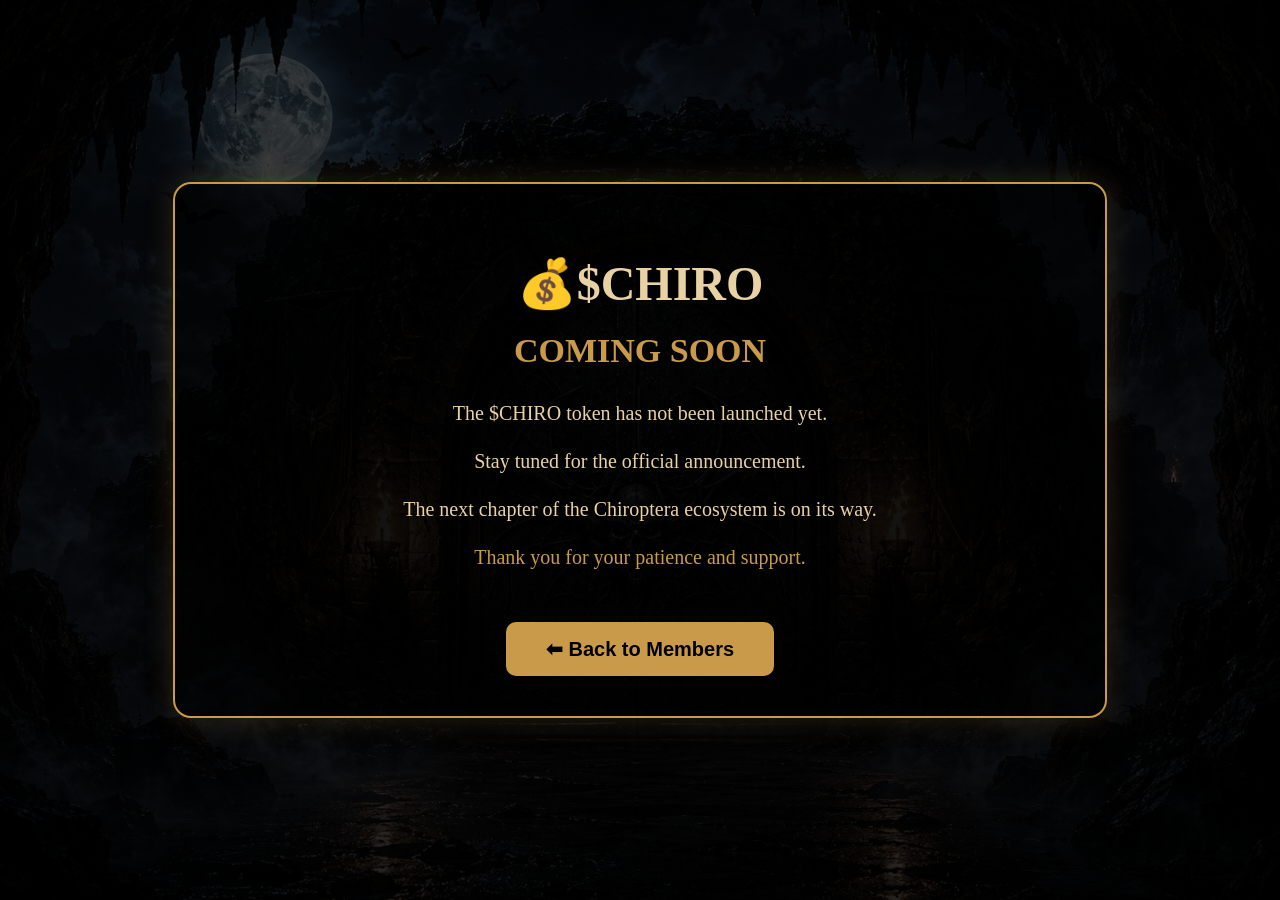
<file: chiro.html>
<!DOCTYPE html>
<html lang="en">
<head>
<meta charset="UTF-8">
<meta name="viewport" content="width=device-width, initial-scale=1.0">
<title>💰$CHIRO</title>

<style>

body{
margin:0;
font-family:Georgia,serif;
background:
linear-gradient(rgba(0,0,0,.75),rgba(0,0,0,.85)),
url("assets/background.jpg");
background-size:cover;
background-position:center;
display:flex;
justify-content:center;
align-items:center;
min-height:100vh;
color:#e8d2a3;
}

.card{
width:850px;
max-width:90%;
background:rgba(0,0,0,.60);
border:2px solid #c89a49;
border-radius:18px;
padding:40px;
text-align:center;
box-shadow:0 0 30px rgba(200,154,73,.2);
}

h1{
font-size:48px;
margin-bottom:20px;
}

.status{
font-size:34px;
font-weight:bold;
color:#c89a49;
margin-bottom:25px;
}

p{
font-size:20px;
line-height:1.8;
margin:12px 0;
}

.back-btn{
margin-top:35px;
padding:15px 40px;
background:#c89a49;
border:none;
border-radius:10px;
font-size:20px;
font-weight:bold;
cursor:pointer;
transition:.3s;
}

.back-btn:hover{
transform:scale(1.05);
}

</style>
</head>

<body>

<div class="card">

<h1>💰$CHIRO</h1>

<div class="status">
COMING SOON
</div>

<p>
The $CHIRO token has not been launched yet.
</p>

<p>
Stay tuned for the official announcement.
</p>

<p>
The next chapter of the Chiroptera ecosystem is on its way.
</p>

<p style="color:#c89a49;">
Thank you for your patience and support.
</p>

<button class="back-btn" onclick="history.back()">
⬅ Back to Members
</button>

</div>

</body>
</html>
</file>
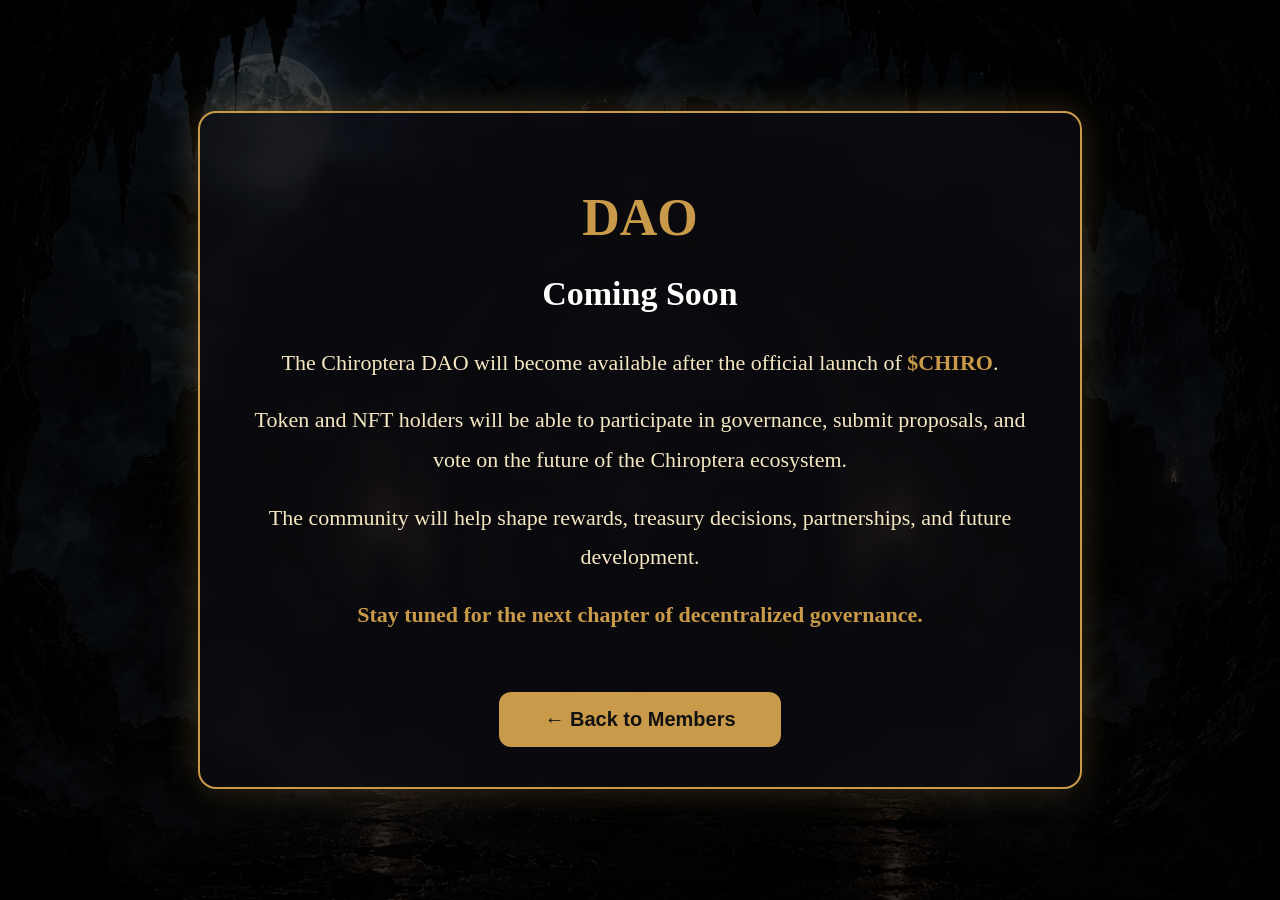
<file: dao.html>
<!DOCTYPE html>
<html lang="en">
<head>
<meta charset="UTF-8">
<meta name="viewport" content="width=device-width, initial-scale=1.0">

<title>Chiroptera DAO</title>

<style>
body{
    margin:0;
    padding:0;
    font-family:Georgia,serif;
    background:
    linear-gradient(rgba(0,0,0,.75),rgba(0,0,0,.85)),
    url("assets/background.jpg");
    background-size:cover;
    background-position:center;
    color:#f5e7c2;
    display:flex;
    justify-content:center;
    align-items:center;
    min-height:100vh;
}

.card{
    width:800px;
    max-width:90%;
    padding:40px;
    border:2px solid #c89a49;
    border-radius:18px;
    background:rgba(15,15,20,.65);
    backdrop-filter:blur(8px);
    text-align:center;
    box-shadow:0 0 35px rgba(200,154,73,.25);
}

h1{
    color:#c89a49;
    font-size:52px;
    margin-bottom:20px;
}

h2{
    color:#ffffff;
    font-size:34px;
    margin-bottom:30px;
}

p{
    font-size:22px;
    line-height:1.8;
    margin:18px 0;
}

.highlight{
    color:#c89a49;
    font-weight:bold;
}

.back-btn{
    margin-top:40px;
    padding:16px 45px;
    background:#c89a49;
    color:#111;
    border:none;
    border-radius:12px;
    font-size:20px;
    font-weight:bold;
    cursor:pointer;
    transition:.3s;
}

.back-btn:hover{
    transform:scale(1.05);
    box-shadow:0 0 20px rgba(200,154,73,.5);
}
</style>

</head>

<body>

<div class="card">

<h1>DAO</h1>

<h2>Coming Soon</h2>

<p>
The Chiroptera DAO will become available after the official launch of
<span class="highlight">$CHIRO</span>.
</p>

<p>
Token and NFT holders will be able to participate in governance,
submit proposals, and vote on the future of the Chiroptera ecosystem.
</p>

<p>
The community will help shape rewards, treasury decisions,
partnerships, and future development.
</p>

<p class="highlight">
Stay tuned for the next chapter of decentralized governance.
</p>

<button class="back-btn" onclick="location.href='members.html'">
← Back to Members
</button>

</div>

</body>
</html>
</file>
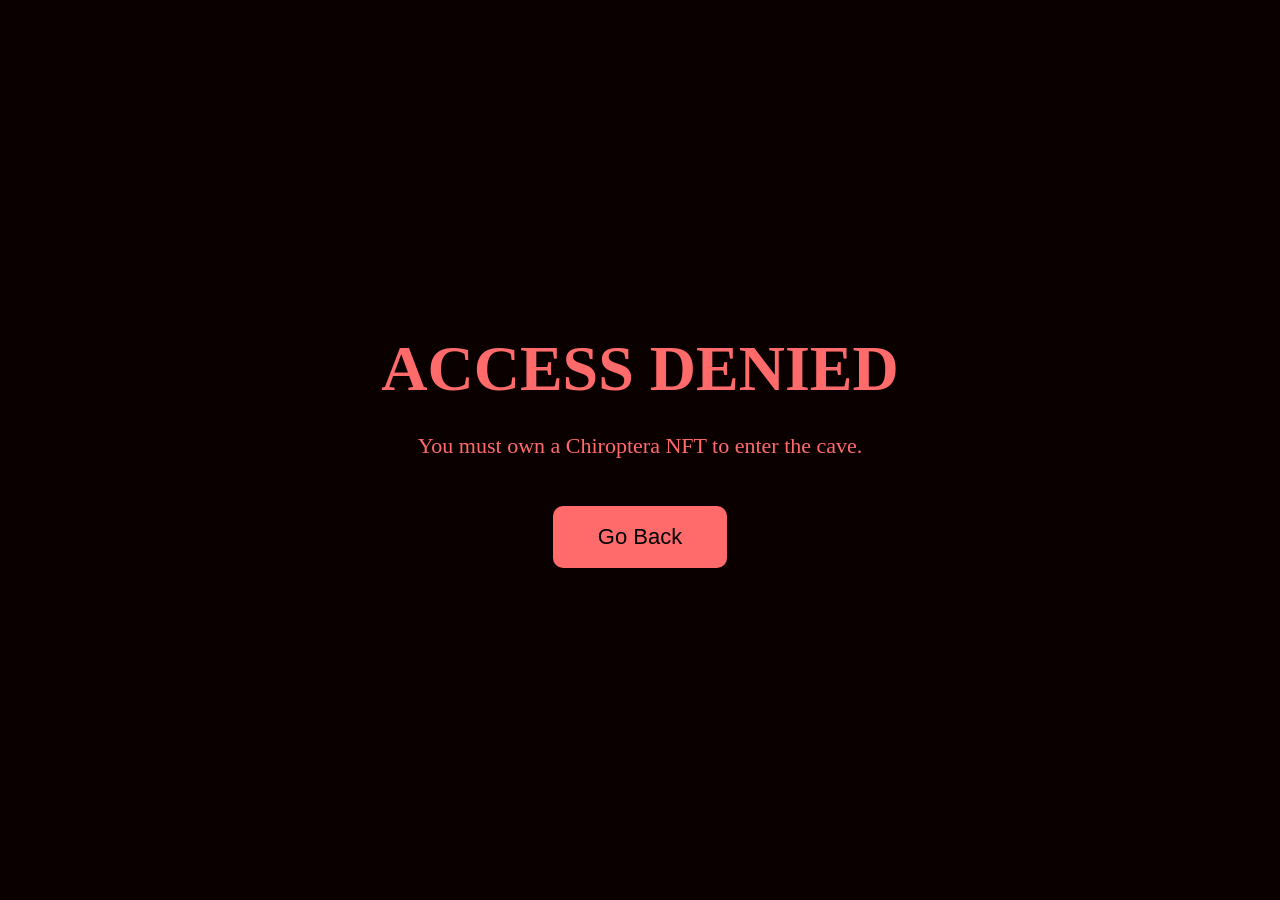
<file: denied.html>
<!DOCTYPE html>
<html lang="en">
<head>
<meta charset="UTF-8">
<meta name="viewport" content="width=device-width, initial-scale=1.0">
<title>Access Denied</title>

<style>

*{
margin:0;
padding:0;
box-sizing:border-box;
}

body{

background:#0b0000;
color:#ff6a6a;
font-family:Georgia,serif;

display:flex;
justify-content:center;
align-items:center;

height:100vh;
text-align:center;

}

.container{

max-width:700px;

}

h1{

font-size:64px;
margin-bottom:20px;

}

p{

font-size:22px;
line-height:1.8;

}

button{

margin-top:40px;

padding:18px 45px;

font-size:22px;

cursor:pointer;

background:#ff6a6a;

border:none;

border-radius:10px;

}

</style>

</head>

<body>

<div class="container">

<h1>ACCESS DENIED</h1>

<p>

You must own a Chiroptera NFT to enter the cave.

</p>

<button onclick="window.location='index.html'">

Go Back

</button>

</div>

</body>
</html>
</file>
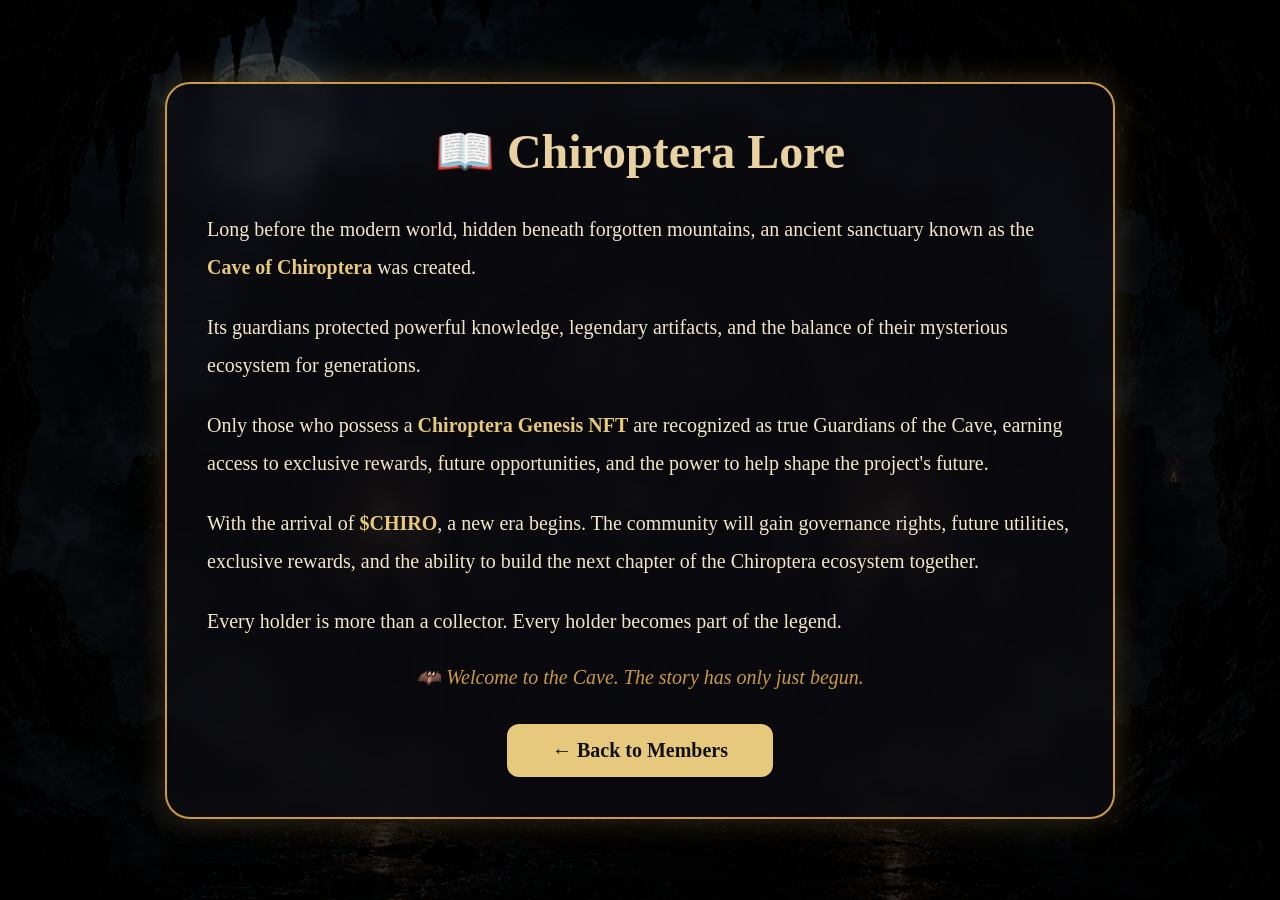
<file: lore.html>
<!DOCTYPE html>
<html lang="en">
<head>
<meta charset="UTF-8">
<meta name="viewport" content="width=device-width, initial-scale=1.0">
<title>Chiroptera Lore</title>

<style>
*{
    margin:0;
    padding:0;
    box-sizing:border-box;
    font-family:Georgia,serif;
}

body{
    background:
    linear-gradient(rgba(0,0,0,.75),rgba(0,0,0,.85)),
    url("assets/background.jpg");
    background-size:cover;
    background-position:center;
    min-height:100vh;
    display:flex;
    justify-content:center;
    align-items:center;
    padding:30px;
    color:#f5e8c8;
}

.card{
    width:950px;
    max-width:95%;
    background:rgba(15,15,20,.65);
    backdrop-filter:blur(8px);
    border:2px solid #c89a49;
    border-radius:25px;
    padding:40px;
    box-shadow:0 0 30px rgba(200,154,73,.25);
}

h1{
    text-align:center;
    font-size:48px;
    color:#e8d2a2;
    margin-bottom:30px;
}

p{
    font-size:20px;
    line-height:1.9;
    color:#f2e7cb;
    margin-bottom:22px;
}

.highlight{
    color:#e6c97d;
    font-weight:bold;
}

.quote{
    margin-top:25px;
    text-align:center;
    color:#c89a49;
    font-style:italic;
    font-size:20px;
}

.back{
    text-align:center;
    margin-top:35px;
}

.back button{
    padding:15px 45px;
    font-size:20px;
    font-weight:bold;
    border:none;
    border-radius:12px;
    background:#e6c97d;
    color:#111;
    cursor:pointer;
    transition:.3s;
}

.back button:hover{
    transform:scale(1.05);
}
</style>

</head>
<body>

<div class="card">

<h1>📖 Chiroptera Lore</h1>

<p>
Long before the modern world, hidden beneath forgotten mountains,
an ancient sanctuary known as the <span class="highlight">Cave of Chiroptera</span>
was created.
</p>

<p>
Its guardians protected powerful knowledge, legendary artifacts,
and the balance of their mysterious ecosystem for generations.
</p>

<p>
Only those who possess a
<span class="highlight">Chiroptera Genesis NFT</span>
are recognized as true Guardians of the Cave,
earning access to exclusive rewards,
future opportunities,
and the power to help shape the project's future.
</p>

<p>
With the arrival of
<span class="highlight">$CHIRO</span>,
a new era begins.
The community will gain governance rights,
future utilities,
exclusive rewards,
and the ability to build the next chapter of the Chiroptera ecosystem together.
</p>

<p>
Every holder is more than a collector.
Every holder becomes part of the legend.
</p>

<div class="quote">
🦇 Welcome to the Cave. The story has only just begun.
</div>

<div class="back">
<button onclick="location.href='members.html'">
← Back to Members
</button>
</div>

</div>

</body>
</html>
</file>
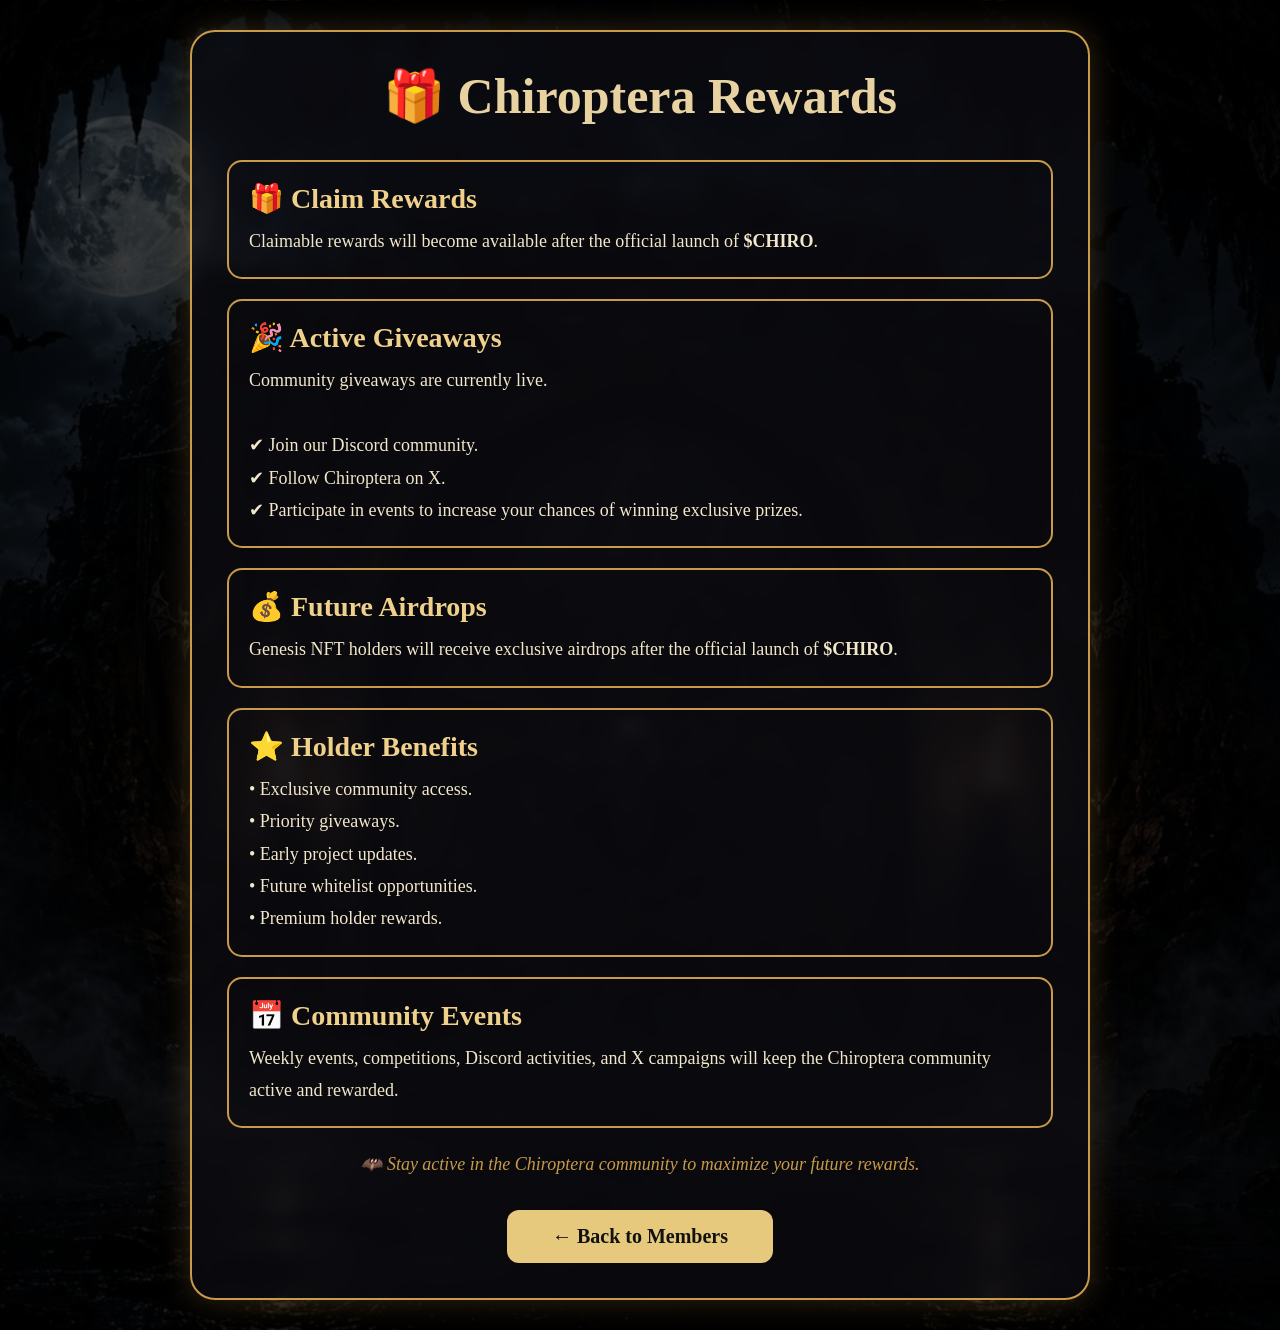
<file: rewards.html>
<!DOCTYPE html>
<html lang="en">
<head>
<meta charset="UTF-8">
<meta name="viewport" content="width=device-width, initial-scale=1.0">

<title>Chiroptera Rewards</title>

<style>
*{
margin:0;
padding:0;
box-sizing:border-box;
font-family:Georgia,serif;
}

body{
background:
linear-gradient(rgba(0,0,0,.75),rgba(0,0,0,.85)),
url("assets/background.jpg");
background-size:cover;
background-position:center;
min-height:100vh;
display:flex;
justify-content:center;
align-items:center;
color:#f5e8c8;
padding:30px;
}

.card{
width:900px;
max-width:95%;
background:rgba(15,15,20,.65);
backdrop-filter:blur(8px);
border:2px solid #c89a49;
border-radius:25px;
padding:35px;
box-shadow:0 0 30px rgba(200,154,73,.25);
}

h1{
text-align:center;
font-size:50px;
color:#e8d2a2;
margin-bottom:35px;
}

.reward{
border:2px solid #c89a49;
border-radius:15px;
padding:20px;
margin-bottom:20px;
transition:.3s;
}

.reward:hover{
transform:translateY(-4px);
box-shadow:0 0 20px rgba(200,154,73,.4);
}

.reward h2{
color:#f0d18c;
margin-bottom:10px;
font-size:28px;
}

.reward p{
font-size:18px;
line-height:1.8;
color:#f2e7cb;
}

.note{
margin-top:25px;
text-align:center;
font-style:italic;
font-size:18px;
color:#c89a49;
}

.back{
margin-top:35px;
text-align:center;
}

.back button{
padding:15px 45px;
font-size:20px;
font-weight:bold;
background:#e6c97d;
color:#111;
border:none;
border-radius:12px;
cursor:pointer;
transition:.3s;
}

.back button:hover{
transform:scale(1.05);
}
</style>

</head>

<body>

<div class="card">

<h1>🎁 Chiroptera Rewards</h1>

<div class="reward">
<h2>🎁 Claim Rewards</h2>
<p>
Claimable rewards will become available after the official launch of
<strong>$CHIRO</strong>.
</p>
</div>

<div class="reward">
<h2>🎉 Active Giveaways</h2>
<p>
Community giveaways are currently live.<br><br>

✔ Join our Discord community.<br>
✔ Follow Chiroptera on X.<br>
✔ Participate in events to increase your chances of winning exclusive prizes.
</p>
</div>

<div class="reward">
<h2>💰 Future Airdrops</h2>
<p>
Genesis NFT holders will receive exclusive airdrops after the official
launch of <strong>$CHIRO</strong>.
</p>
</div>

<div class="reward">
<h2>⭐ Holder Benefits</h2>
<p>
• Exclusive community access.<br>
• Priority giveaways.<br>
• Early project updates.<br>
• Future whitelist opportunities.<br>
• Premium holder rewards.
</p>
</div>

<div class="reward">
<h2>📅 Community Events</h2>
<p>
Weekly events, competitions, Discord activities,
and X campaigns will keep the Chiroptera community active and rewarded.
</p>
</div>

<p class="note">
🦇 Stay active in the Chiroptera community to maximize your future rewards.
</p>

<div class="back">
<button onclick="location.href='members.html'">
← Back to Members
</button>
</div>

</div>

</body>
</html>
</file>
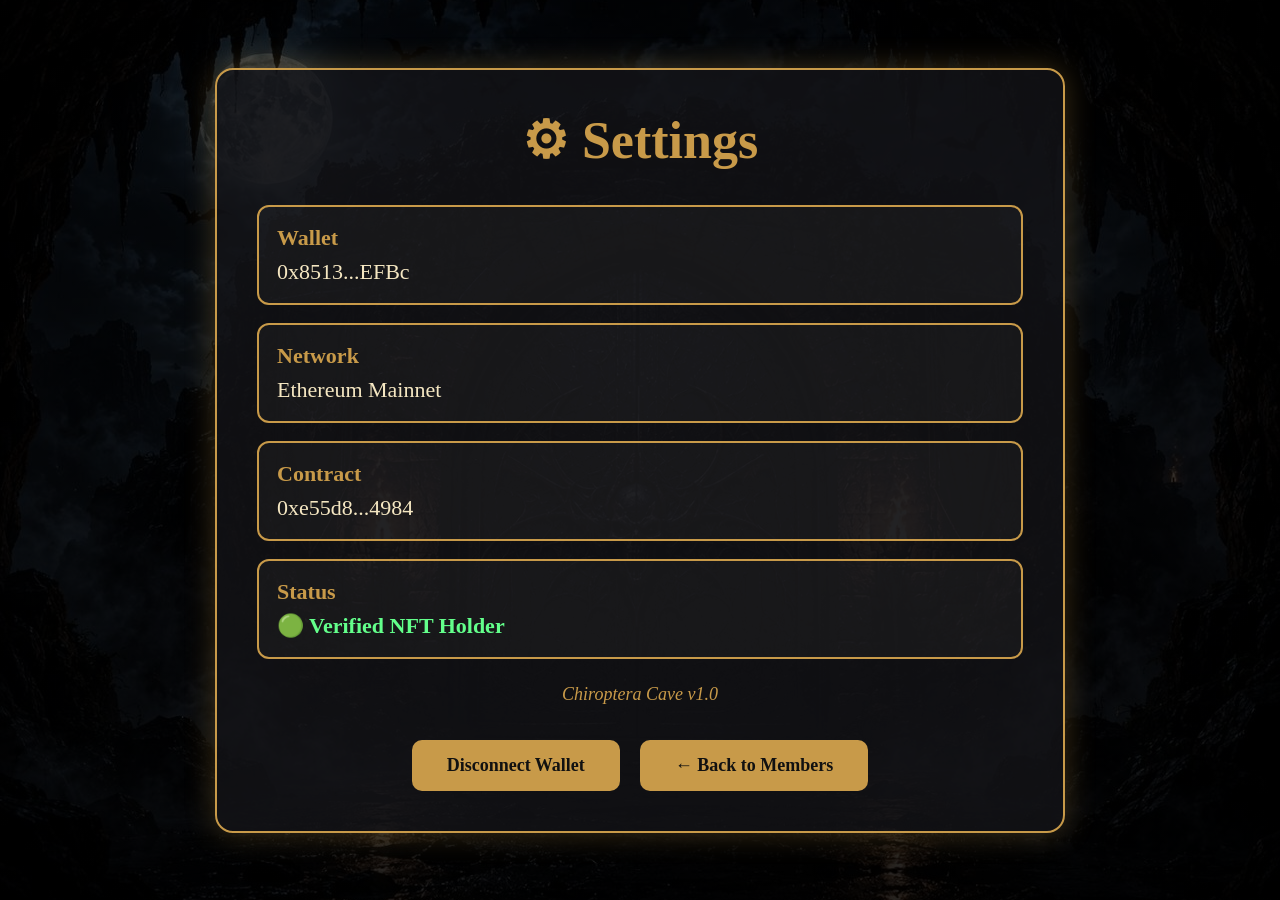
<file: settings.html>
<!DOCTYPE html>
<html lang="en">
<head>
<meta charset="UTF-8">
<meta name="viewport" content="width=device-width, initial-scale=1.0">

<title>Chiroptera Settings</title>

<style>

*{
margin:0;
padding:0;
box-sizing:border-box;
font-family:Georgia,serif;
}

body{
background:
linear-gradient(rgba(0,0,0,.75),rgba(0,0,0,.85)),
url("assets/background.jpg");
background-size:cover;
background-position:center;
min-height:100vh;
display:flex;
justify-content:center;
align-items:center;
color:#f5e7c2;
}

.card{
width:850px;
max-width:92%;
background:rgba(20,20,25,.75);
border:2px solid #c89a49;
border-radius:18px;
padding:40px;
box-shadow:0 0 30px rgba(200,154,73,.3);
}

h1{
text-align:center;
font-size:52px;
margin-bottom:35px;
color:#c89a49;
}

.info{
border:2px solid #c89a49;
border-radius:12px;
padding:18px;
margin-bottom:18px;
font-size:22px;
background:rgba(255,255,255,.03);
}

.info strong{
display:block;
margin-bottom:8px;
color:#c89a49;
}

.status{
color:#63ff8b;
font-weight:bold;
}

.version{
text-align:center;
margin-top:25px;
color:#c89a49;
font-style:italic;
font-size:18px;
}

.buttons{
display:flex;
justify-content:center;
gap:20px;
margin-top:35px;
flex-wrap:wrap;
}

button{
padding:15px 35px;
font-size:18px;
font-weight:bold;
border:none;
border-radius:10px;
background:#c89a49;
color:#111;
cursor:pointer;
transition:.3s;
}

button:hover{
transform:scale(1.05);
box-shadow:0 0 20px rgba(200,154,73,.6);
}

</style>

</head>

<body>

<div class="card">

<h1>⚙ Settings</h1>

<div class="info">
<strong>Wallet</strong>
<span id="wallet">0x8513...EFBc</span>
</div>

<div class="info">
<strong>Network</strong>
Ethereum Mainnet
</div>

<div class="info">
<strong>Contract</strong>
0xe55d8...4984
</div>

<div class="info">
<strong>Status</strong>
<span class="status">🟢 Verified NFT Holder</span>
</div>

<div class="version">
Chiroptera Cave v1.0
</div>

<div class="buttons">

<button onclick="disconnectWallet()">
Disconnect Wallet
</button>

<button onclick="location.href='members.html'">
← Back to Members
</button>

</div>

</div>

<script>
function disconnectWallet(){

alert("Wallet disconnected.");

window.location.href="index.html";

}
</script>

</body>
</html>
</file>
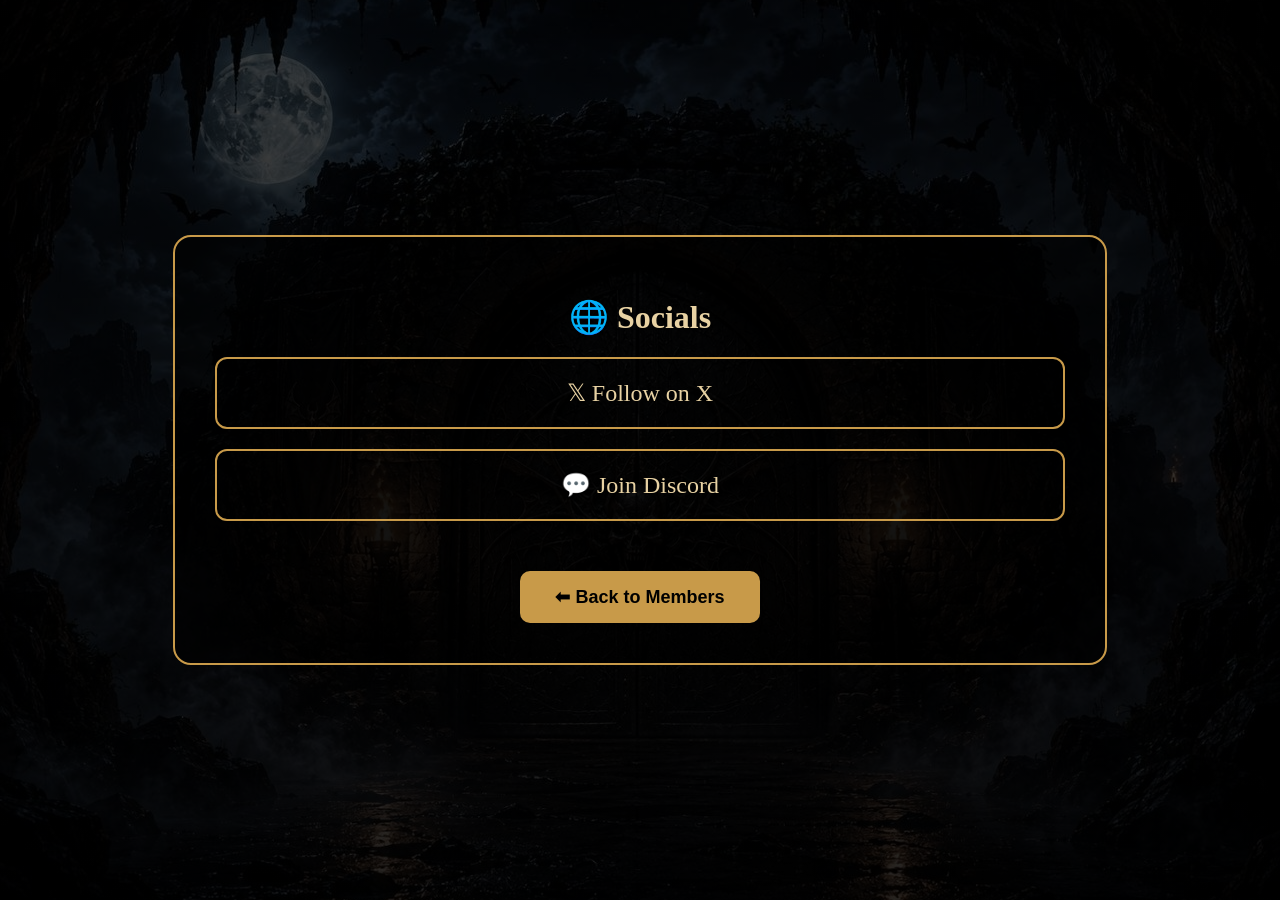
<file: socials.html>
<!DOCTYPE html>
<html lang="en">
<head>
<meta charset="UTF-8">
<meta name="viewport" content="width=device-width, initial-scale=1.0">
<title>Chiroptera Socials</title>

<style>
body{
margin:0;
font-family:Georgia,serif;
background:
linear-gradient(rgba(0,0,0,.75),rgba(0,0,0,.85)),
url("assets/background.jpg");
background-size:cover;
background-position:center;
color:#e8d2a3;
display:flex;
justify-content:center;
align-items:center;
min-height:100vh;
}

.card{
width:850px;
max-width:90%;
background:rgba(0,0,0,.60);
border:2px solid #c89a49;
border-radius:18px;
padding:40px;
text-align:center;
}

.button{
margin:20px 0;
padding:20px;
border:2px solid #c89a49;
border-radius:12px;
font-size:24px;
cursor:pointer;
transition:.3s;
}

.button:hover{
background:#c89a49;
color:#000;
transform:scale(1.03);
}

.back-btn{
margin-top:30px;
padding:15px 35px;
background:#c89a49;
border:none;
border-radius:10px;
font-size:18px;
font-weight:bold;
cursor:pointer;
}
</style>
</head>

<body>

<div class="card">

<h1>🌐 Socials</h1>

<div class="button"
onclick="window.open('https://x.com/ChiropteraBAT','_blank')">
𝕏 Follow on X
</div>

<div class="button"
onclick="window.open('https://discord.gg/KwBdQ8368f','_blank')">
💬 Join Discord
</div>

<button class="back-btn"
onclick="history.back()">
⬅ Back to Members
</button>

</div>

</body>
</html>
</file>
